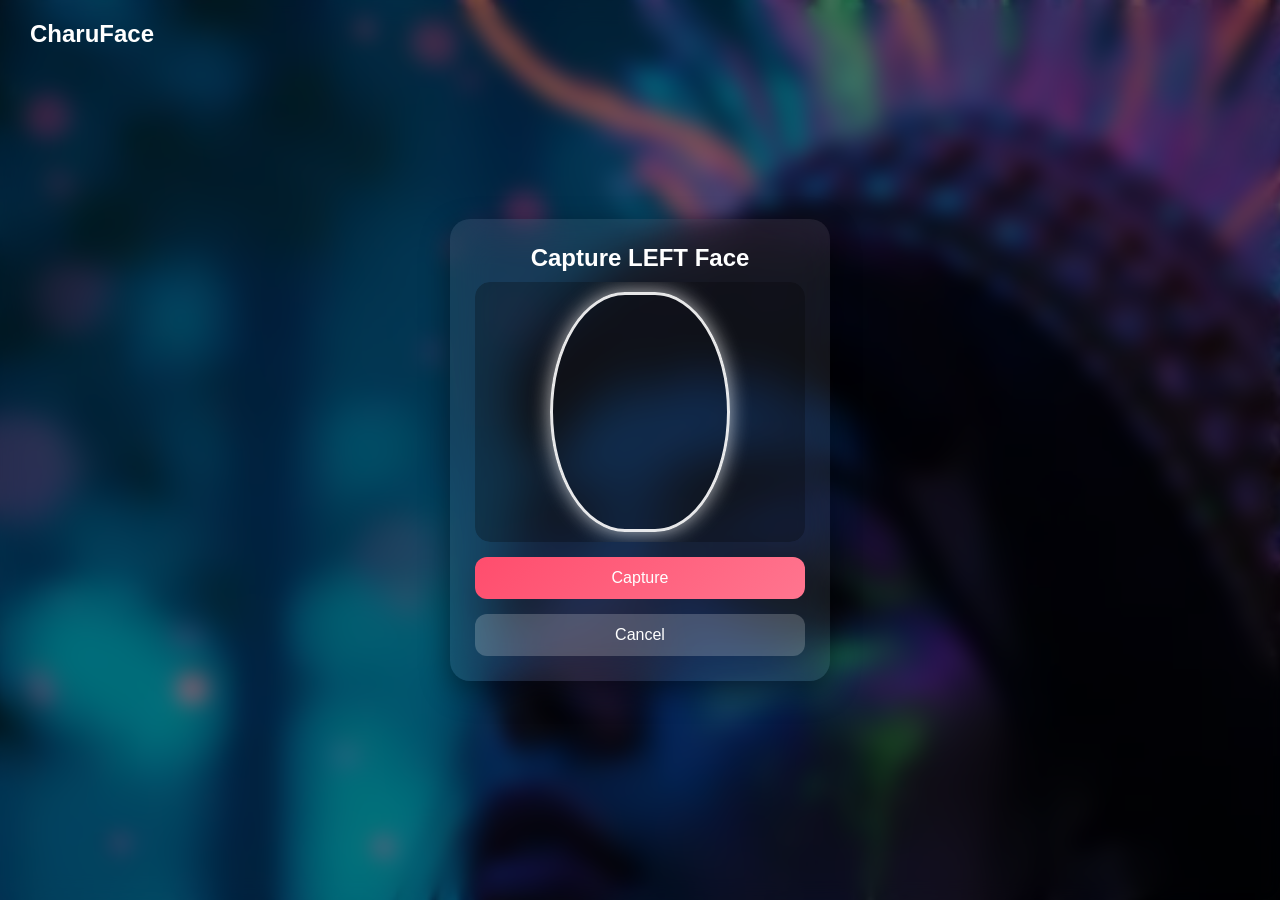
<file: templates/capture.html>
<!DOCTYPE html>
<html>
<head>
<title>Capture</title>
<link rel="stylesheet" href="/static/css/style.css">

<style>
* {
margin: 0;
padding: 0;
box-sizing: border-box;
font-family: 'Segoe UI', sans-serif;
}

/* BACKGROUND */
body {
height: 100vh;
background: url("/static/images/skin-bg.png") no-repeat center center fixed;
background-size: cover;
display: flex;
justify-content: center;
align-items: center;
position: relative;
}

/* GLASS OVERLAY */
body::before {
content: "";
position: absolute;
width: 100%;
height: 100%;
background: rgba(0,0,0,0.5);
backdrop-filter: blur(10px);
z-index: 0;
}

/* LOGO */
.logo {
position: absolute;
top: 20px;
left: 30px;
color: white;
font-size: 24px;
font-weight: 600;
z-index: 2;
}

/* CARD */
.camera-card {
background: rgba(255,255,255,0.08);
backdrop-filter: blur(20px);
padding: 25px;
border-radius: 20px;
width: 380px;
text-align: center;
box-shadow: 0 10px 30px rgba(0,0,0,0.4);
color: white;
z-index: 2;
}

/* TITLE */
h2 {
margin-bottom: 10px;
color: white;
}

/* VIDEO */
.video-wrapper {
position: relative;
width: 100%;
height: 260px;
overflow: hidden;
border-radius: 15px;
}

video {
width: 100%;
height: 100%;
object-fit: cover;
border-radius: 15px;
}

.overlay {
position: absolute;
top: 0;
left: 0;
width: 100%;
height: 100%;
background: rgba(0,0,0,0.25);
border-radius: 15px;
pointer-events: none;
}

.circle {
position: absolute;
top: 50%;
left: 50%;
transform: translate(-50%, -50%);
width: 180px;
height: 240px;
border-radius: 50% / 60%;
border: 3px solid rgba(255,255,255,0.9);
box-shadow: 0 0 20px rgba(255,255,255,0.7);
pointer-events: none;
}

/* BUTTON */
button {
margin-top: 15px;
width: 100%;
padding: 12px;
border: none;
border-radius: 12px;
background: linear-gradient(135deg, #ff4d6d, #ff758f);
color: white;
font-size: 16px;
cursor: pointer;
transition: 0.3s;
}

button:hover {
transform: scale(1.03);
}

.cancel-btn {
background: rgba(255,255,255,0.2);
}

/* 🔥 PREMIUM LOADING SCREEN */
#loadingScreen {
display: none;
position: fixed;
top: 0;
left: 0;
width: 100%;
height: 100%;
background: radial-gradient(circle at 30% 30%, #1a2a3a, #05080f 70%);
z-index: 999999;
align-items: center;
justify-content: center;
overflow: hidden;
}

/* GLOW EFFECT */
#loadingScreen::before {
content: "";
position: absolute;
width: 400px;
height: 400px;
background: radial-gradient(circle, rgba(255,77,109,0.25), transparent 70%);
top: 20%;
left: 30%;
filter: blur(80px);
animation: floatGlow 6s ease-in-out infinite;
}

#loadingScreen::after {
content: "";
position: absolute;
width: 300px;
height: 300px;
background: radial-gradient(circle, rgba(124,58,237,0.25), transparent 70%);
bottom: 15%;
right: 25%;
filter: blur(80px);
animation: floatGlow 8s ease-in-out infinite;
}

@keyframes floatGlow {
0% { transform: translateY(0px); }
50% { transform: translateY(-20px); }
100% { transform: translateY(0px); }
}

/* LOADING BOX */
.loading-box {
position: relative;
background: rgba(255,255,255,0.08);
backdrop-filter: blur(25px);
padding: 50px;
border-radius: 28px;
text-align: center;
color: white;
box-shadow:
    0 30px 100px rgba(0,0,0,0.8),
    inset 0 1px 1px rgba(255,255,255,0.1);
}

/* PREMIUM SPINNER */
.spinner {
width: 90px;
height: 90px;
border-radius: 50%;
border: 6px solid rgba(255,255,255,0.15);

/* ✅ ONLY RED (NO PURPLE) */
border-top: 6px solid #ff4d6d;

animation: spin 1s linear infinite;
margin: 0 auto 25px;
box-shadow: 0 0 25px rgba(255,77,109,0.5);
}

@keyframes spin {
0%{ transform: rotate(0deg); }
100%{ transform: rotate(360deg); }
}

/* TEXT */
.loading-box h2 {
font-size: 22px;
margin-bottom: 10px;
}

.loading-box p {
opacity: 0.7;
}

/* DOTS */
.dots span {
display: inline-block;
width: 8px;
height: 8px;
margin: 0 4px;
background: #ff758f;
border-radius: 50%;
animation: bounce 1.4s infinite;
}

.dots span:nth-child(2){ animation-delay:0.2s; }
.dots span:nth-child(3){ animation-delay:0.4s; }

@keyframes bounce {
0%,80%,100%{ transform: scale(0); }
40%{ transform: scale(1); }
}
</style>

</head>

<body>

<div class="logo">CharuFace</div>

<div class="camera-card">

<h2 id="stepTitle">Capture LEFT Face</h2>

<div class="video-wrapper">
<video id="video" autoplay playsinline></video>
<div class="overlay"></div>
<div class="circle"></div>
</div>

<button onclick="capture()">Capture</button>

<button class="cancel-btn" onclick="window.location.href='/details'">
Cancel
</button>

</div>

<!-- LOADING -->
<div id="loadingScreen">
    <div class="loading-box">
        <div class="spinner"></div>
        <h2>Analyzing your skin...</h2>
        <p>Generating AI skincare report</p>
        <div class="dots">
            <span></span><span></span><span></span>
        </div>
    </div>
</div>

<script src="/static/js/camera.js"></script>

<script>
function showLoading(){
    const loader = document.getElementById("loadingScreen");
    if(loader){
        loader.style.display = "flex";
    }
}

function sendToBackend(images){

    let user = JSON.parse(localStorage.getItem("user_profile")) || {};
    const userEmail = localStorage.getItem("user_email");

    if(userEmail){
        user.email = userEmail;
    }

    if (navigator.geolocation) {
        navigator.geolocation.getCurrentPosition(
            (position) => {
                user.location = {
                    lat: position.coords.latitude,
                    lon: position.coords.longitude
                };
                setTimeout(() => sendRequest(images, user), 200);
            },
            () => setTimeout(() => sendRequest(images, user), 200)
        );
    } else {
        setTimeout(() => sendRequest(images, user), 200);
    }
}

function sendRequest(images, user){
    fetch("http://127.0.0.1:8000/analyze", {
        method: "POST",
        headers: {"Content-Type": "application/json"},
        body: JSON.stringify({ images, user_profile: user })
    })
    .then(res => res.json())
    .then(data => {
        if(!data || data.error){
            alert("Backend error: " + JSON.stringify(data));
            return;
        }
        localStorage.setItem("result", JSON.stringify(data));
        localStorage.setItem("hasAnalysis", "true");
        window.location.href = "/result";
    })
    .catch(() => alert("Request failed"));
}
</script>

</body>
</html>
</file>
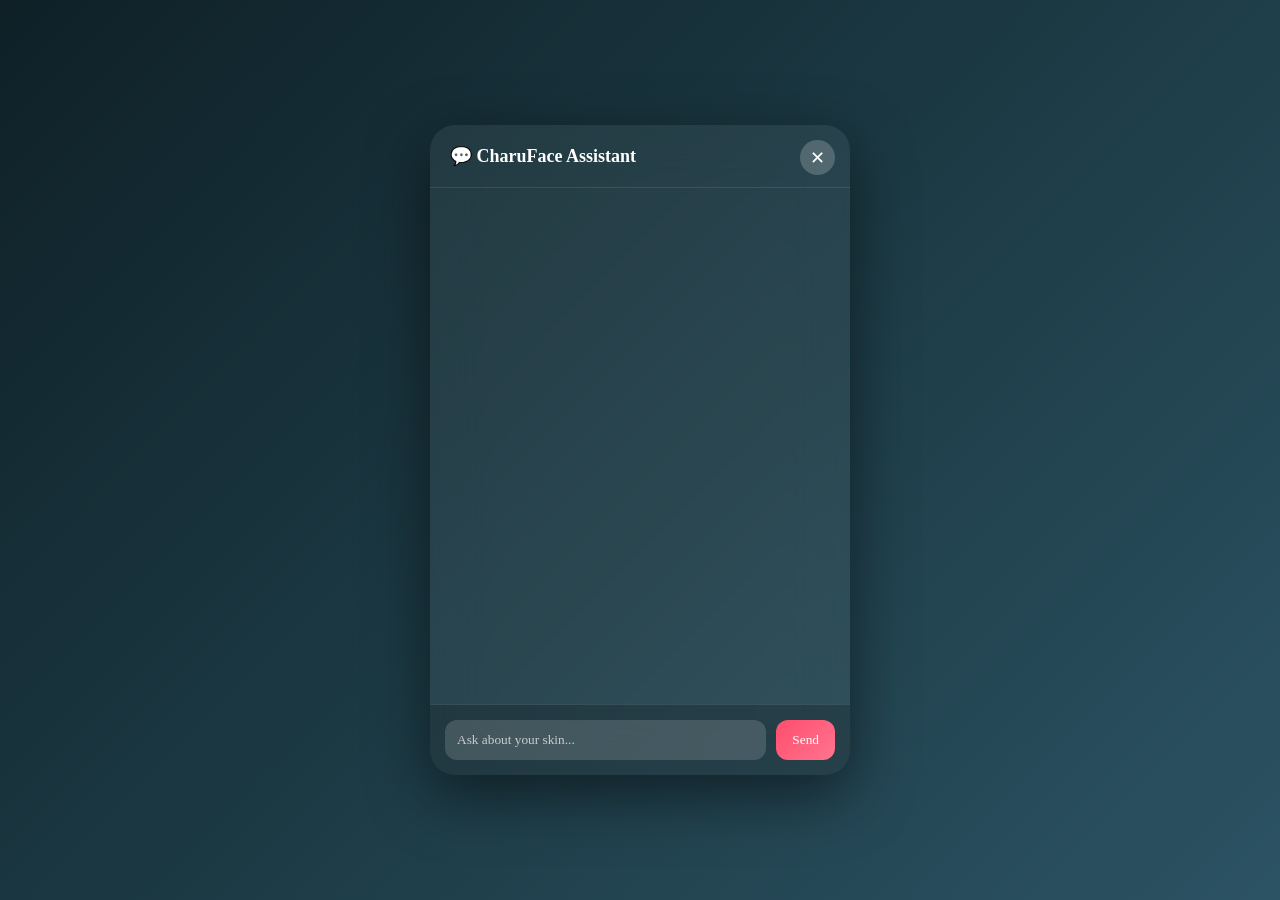
<file: templates/chat.html>
<!DOCTYPE html>
<html>
<head>
<title>CharuFace AI Chat</title>

<style>
*{
margin:0;
padding:0;
box-sizing:border-box;
font-family:'Segoe UI';
}

/* 🌈 BACKGROUND */
body{
height:100vh;
background: linear-gradient(135deg,#0f2027,#1c3a44,#2c5364);
display:flex;
justify-content:center;
align-items:center;
color:white;
}

/* 🔥 CHAT CONTAINER */
.chat-container{
width:420px;
height:650px;
background: rgba(255,255,255,0.06);
border-radius:25px;
backdrop-filter: blur(25px);
box-shadow: 0 20px 60px rgba(0,0,0,0.5);
display:flex;
flex-direction:column;
position:relative;
overflow:hidden;
}

/* ❌ CLOSE BUTTON */
.close-btn{
position:absolute;
top:15px;
right:15px;
width:35px;
height:35px;
border-radius:50%;
background:rgba(255,255,255,0.2);
display:flex;
align-items:center;
justify-content:center;
cursor:pointer;
font-size:18px;
transition:0.3s;
}

.close-btn:hover{
background:#ff4d6d;
}

/* HEADER */
.chat-header{
padding:20px;
font-size:18px;
font-weight:600;
border-bottom:1px solid rgba(255,255,255,0.1);
}

/* CHAT BOX */
.chat-box{
flex:1;
padding:15px;
overflow-y:auto;
display:flex;
flex-direction:column;
}

/* SCROLLBAR */
.chat-box::-webkit-scrollbar{
width:6px;
}
.chat-box::-webkit-scrollbar-thumb{
background:#ff4d6d;
border-radius:10px;
}

/* MESSAGES */
.msg{
max-width:75%;
padding:12px 14px;
margin:8px 0;
border-radius:15px;
font-size:14px;
line-height:1.4;
}

/* USER */
.user{
background: linear-gradient(135deg,#ff4d6d,#ff758f);
align-self:flex-end;
color:white;
border-bottom-right-radius:5px;
}

/* AI */
.ai{
background: rgba(255,255,255,0.12);
align-self:flex-start;
border-bottom-left-radius:5px;
}

/* INPUT AREA */
.input-area{
display:flex;
padding:15px;
border-top:1px solid rgba(255,255,255,0.1);
background:rgba(0,0,0,0.2);
}

/* INPUT */
input{
flex:1;
padding:12px;
border-radius:12px;
border:none;
outline:none;
background:rgba(255,255,255,0.15);
color:white;
}

/* PLACEHOLDER */
input::placeholder{
color:#ccc;
}

/* SEND BUTTON */
button{
margin-left:10px;
padding:12px 16px;
border-radius:12px;
background: linear-gradient(135deg,#ff4d6d,#ff758f);
color:white;
border:none;
cursor:pointer;
transition:0.3s;
}

button:hover{
transform:scale(1.05);
}
</style>

</head>

<body>

<div class="chat-container">

<!-- CLOSE -->
<div class="close-btn" onclick="window.location='/result'">✕</div>

<div class="chat-header">💬 CharuFace Assistant</div>

<div class="chat-box" id="chat"></div>

<div class="input-area">
<input id="msg" placeholder="Ask about your skin...">
<button onclick="send()">Send</button>
</div>

</div>

<script>

function addMessage(text, type){
const div = document.createElement("div");
div.className = "msg " + type;
div.innerText = text;

const chat = document.getElementById("chat");
chat.appendChild(div);

chat.scrollTop = chat.scrollHeight;

// SAVE LOCALLY
let history = JSON.parse(localStorage.getItem("chat_history") || "[]");
history.push({text, type});
localStorage.setItem("chat_history", JSON.stringify(history));
}

// LOAD CHAT
window.onload = function(){
const chat = document.getElementById("chat");
let history = JSON.parse(localStorage.getItem("chat_history") || "[]");

history.forEach(msg=>{
const div = document.createElement("div");
div.className = "msg " + msg.type;
div.innerText = msg.text;
chat.appendChild(div);
});

chat.scrollTop = chat.scrollHeight;
};

function send(){
const input = document.getElementById("msg");
const msg = input.value;

if(!msg.trim()) return;

addMessage(msg, "user");

// GET USER EMAIL
const email = localStorage.getItem("user_email");

fetch("/chat", {
method: "POST",
headers: {"Content-Type":"application/json"},
body: JSON.stringify({
    message: msg,
    email: email
})
})
.then(res => res.json())
.then(data => addMessage(data.reply,"ai"));

input.value = "";
}
</script>

</body>
</html>
</file>
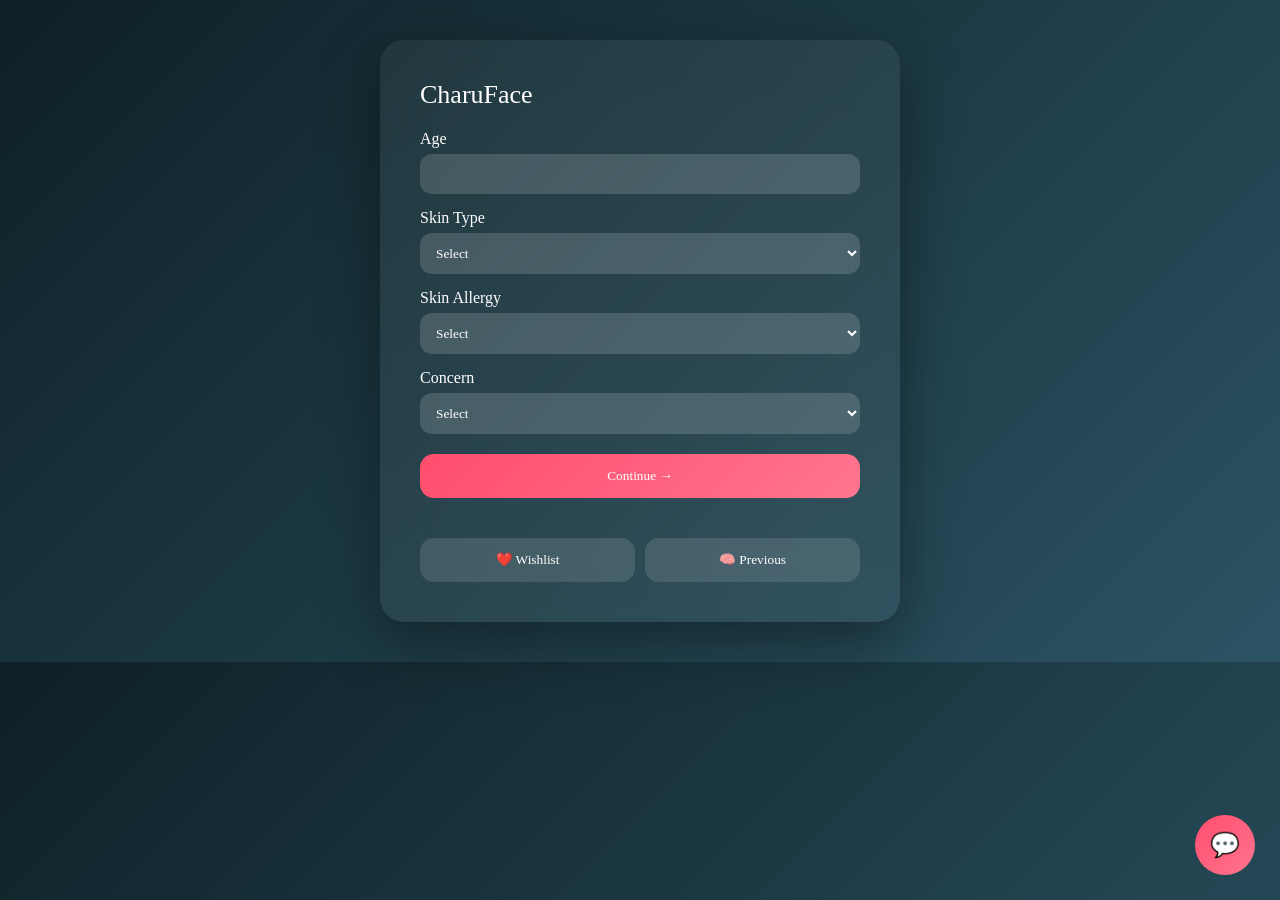
<file: templates/details.html>
<!DOCTYPE html>
<html>
<head>
<title>CharuFace - Details</title>

<style>
*{margin:0;padding:0;box-sizing:border-box;font-family:'Segoe UI';}

body{
background:linear-gradient(135deg,#0f2027,#1c3a44,#2c5364);
color:white;
padding:40px;
}

/* FORM */
.container{
max-width:520px;
margin:auto;
background:rgba(255,255,255,0.06);
padding:40px;
border-radius:24px;
backdrop-filter:blur(25px);
box-shadow:0 20px 60px rgba(0,0,0,0.4);
}

.logo{font-size:26px;margin-bottom:20px;}

label{margin-top:15px;display:block;}

input,select{
width:100%;
padding:12px;
border-radius:12px;
border:none;
margin-top:6px;
background:rgba(255,255,255,0.15);
color:white;
}

input[type="number"] {
background: rgba(255,255,255,0.15);
color: white;

appearance: auto;
-webkit-appearance: auto;
-moz-appearance: auto;

outline: none;
box-shadow: none;
}

select option{
background:#1e2f38;
color:#fff;
}

button{
margin-top:20px;
width:100%;
padding:14px;
border-radius:14px;
border:none;
background:linear-gradient(135deg,#ff4d6d,#ff758f);
color:white;
cursor:pointer;
}

.actions{
margin-top:20px;
display:flex;
gap:10px;
}
.actions button{
flex:1;
background:rgba(255,255,255,0.12);
}

.product-view{
display:none;
max-width:900px;
margin:30px auto;
}

.product-card{
background: rgba(255,255,255,0.05);
border-radius:18px;
padding:18px;
margin-bottom:15px;
border-left:4px solid #ff4d6d;
backdrop-filter: blur(15px);
transition:0.3s;
}

.product-card:hover{
transform:translateY(-3px);
}

.product-card h3{
margin-bottom:6px;
font-size:18px;
}

.product-card p{
font-size:14px;
color:#cbd5e1;
margin-bottom:12px;
}

/* BUTTON */
.product-card button{
padding:10px 14px;
border-radius:10px;
border:none;
background:linear-gradient(135deg,#ff4d6d,#ff758f);
color:white;
cursor:pointer;
margin-top:6px;
}

/* REMOVE BUTTON */
.remove-btn{
background:#ef4444 !important;
}

/* BACK */
.back-btn{
margin-bottom:15px;
background:#333;
}

/* CHAT */
.chat-float{
position:fixed;
bottom:25px;
right:25px;
width:60px;
height:60px;
background:linear-gradient(135deg,#ff4d6d,#ff758f);
border-radius:50%;
display:flex;
justify-content:center;
align-items:center;
font-size:24px;
cursor:pointer;
}
</style>
</head>

<body>

<div class="container" id="formSection">

<div class="logo">CharuFace</div>

<form id="userForm">

<label>Age</label>
<input name="age" type="number" min="15" max="50" required oninput="validateAge(this)">

<label>Skin Type</label>
<select name="skin_type" required>
<option value="">Select</option>
<option>Oily</option>
<option>Dry</option>
<option>Combination</option>
<option>Sensitive</option>
</select>

<label>Skin Allergy</label>
<select id="allergySelect" name="allergies" onchange="handleAllergy()" required>
<option value="">Select</option>
<option value="None">None</option>
<option value="Fragrance">Fragrance</option>
<option value="Alcohol">Alcohol</option>
<option value="Parabens">Parabens</option>
<option value="Sulfates">Sulfates</option>
<option value="Essential Oils">Essential Oils</option>
<option value="Silicones">Silicones</option>
<option value="Custom">Other</option>
</select>

<input id="customAllergy" style="display:none;">

<label>Concern</label>
<select name="concern" required>
<option value="">Select</option>
<option value="acne">Acne</option>
<option value="blackheads">Blackheads</option>
<option value="dryness">Dryness</option>
<option value="hyperpigmentation">Hyperpigmentation</option>
<option value="redness">Redness</option>
<option value="enlarged_pores">Enlarged Pores</option>
</select>

<button type="submit">Continue →</button>

</form>

<div class="actions">
<button onclick="showWishlist()">❤️ Wishlist</button>
<button onclick="showPrevious()">🧠 Previous</button>
</div>

</div>

<div class="product-view" id="productView">
<button class="back-btn" onclick="goBack()">← Back</button>
<div id="productsContainer"></div>
</div>

<div class="chat-float" onclick="window.location='/chat'">💬</div>

<script>

/* AGE */
function validateAge(input){
let value = parseInt(input.value);
if(value < 15){ input.value = 15; }
if(value > 50){ input.value = 50; }
}

/* FORM */
function handleAllergy(){
const select=document.getElementById("allergySelect");
const custom=document.getElementById("customAllergy");
custom.style.display = select.value==="Custom" ? "block" : "none";
}

document.getElementById("userForm").addEventListener("submit",function(e){
e.preventDefault();

let data=Object.fromEntries(new FormData(this).entries());

const age = parseInt(data.age);
if(age < 15 || age > 50){
alert("Age must be between 15 and 50");
return;
}

if(data.allergies==="Custom"){
data.allergies=document.getElementById("customAllergy").value;
}

localStorage.setItem("user_profile",JSON.stringify(data));
window.location.href="/capture";
});

/* NAV */
function goBack(){
formSection.style.display="block";
productView.style.display="none";
}

/* REMOVE */
function removeFromWishlist(name){
let list = JSON.parse(localStorage.getItem("wishlist") || "[]");

list = list.filter(item=>{
if(typeof item === "object"){
return item.name !== name;
}
return item !== name;
});

localStorage.setItem("wishlist", JSON.stringify(list));
showWishlist();
}

/* WISHLIST */
function showWishlist(){
let list = JSON.parse(localStorage.getItem("wishlist") || "[]");
const result = JSON.parse(localStorage.getItem("result"));

list = list.map(item=>{
if(typeof item === "object") return item;

if(result && result.recommendation){
let found = result.recommendation.products.find(p => p.name === item);
if(found) return found;
}

return {
name:item,
reason:"Saved item"
};
});

renderProducts(list, true);
}

/* PREVIOUS */
function showPrevious(){
const result=JSON.parse(localStorage.getItem("result"));
if(!result){alert("No previous data");return;}
renderProducts(result.recommendation.products, false);
}

/* RENDER (UPDATED UI) */
function renderProducts(products, isWishlist=false){

formSection.style.display="none";
productView.style.display="block";

const container=document.getElementById("productsContainer");
container.innerHTML="";

products.forEach(item=>{

const link = `https://www.amazon.in/s?k=${encodeURIComponent(item.name)}`;

container.innerHTML+=`
<div class="product-card">

<h3>${item.name}</h3>
<p>${item.reason || "Recommended product"}</p>

<button onclick="window.open('${link}','_blank')">
View on Amazon
</button>

${isWishlist ? `<button class="remove-btn" onclick="removeFromWishlist('${item.name}')">❌ Remove</button>` : ""}

</div>`;
});
}
</script>

</body>
</html>
</file>
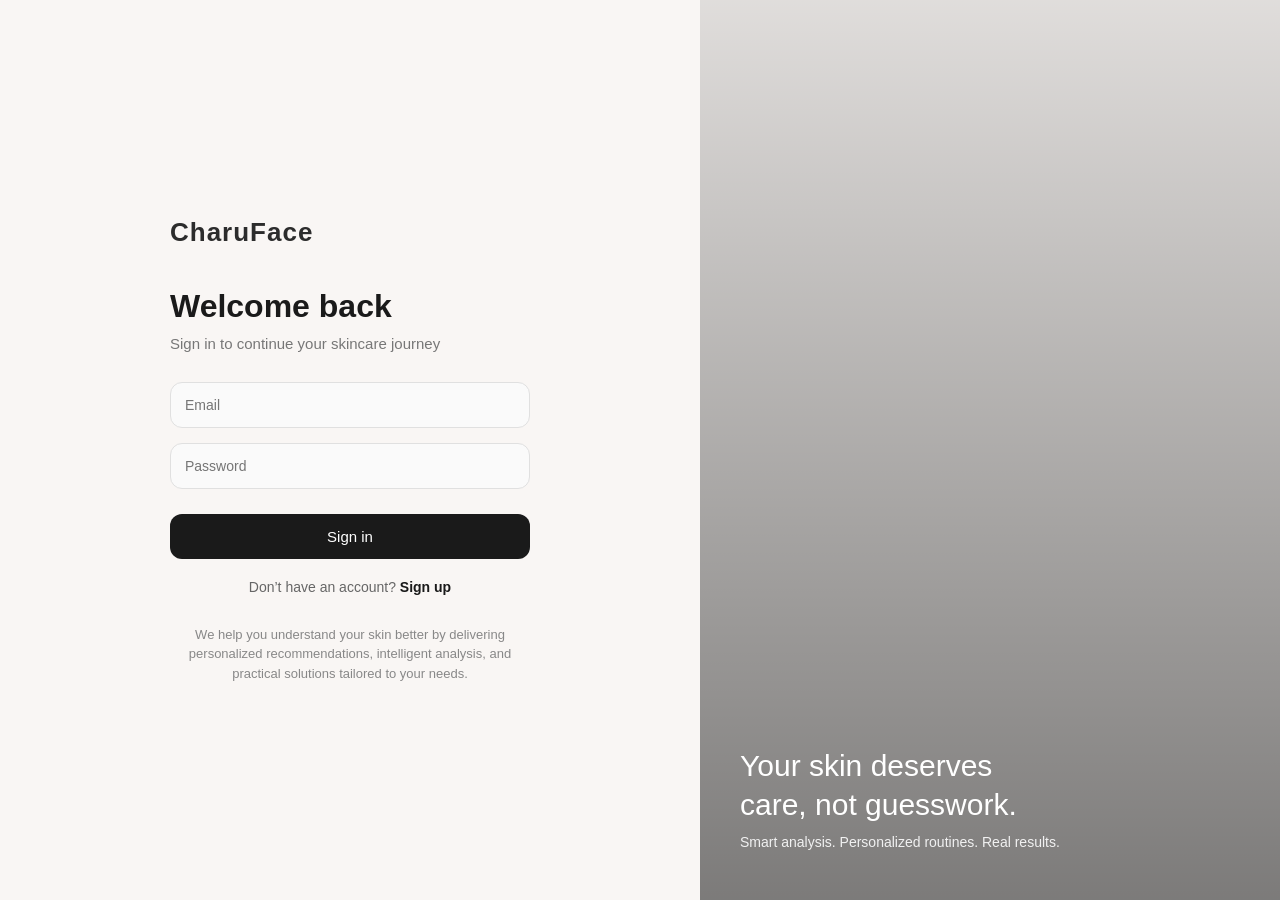
<file: templates/login.html>
<!DOCTYPE html>
<html>
<head>
<title>CharuFace AI</title>

<style>
* {
margin: 0;
padding: 0;
box-sizing: border-box;
font-family: 'Segoe UI', sans-serif;
}

body {
height: 100vh;
display: flex;
background: #f9f6f4;
}

.container {
display: flex;
width: 100%;
height: 100%;
}

/* LEFT SIDE */
.left {
flex: 1;
display: flex;
justify-content: center;
align-items: center;
padding: 60px;
}

.form-box {
width: 100%;
max-width: 360px;
}

.logo {
font-size: 26px;
font-weight: 600;
letter-spacing: 1px;
margin-bottom: 40px;
color: #2c2c2c;
}

h2 {
font-size: 32px;
margin-bottom: 10px;
color: #1a1a1a;
}

.subtitle {
color: #777;
margin-bottom: 30px;
font-size: 15px;
}

input {
width: 100%;
padding: 14px;
margin-bottom: 15px;
border-radius: 12px;
border: 1px solid #e0e0e0;
font-size: 14px;
background: #fafafa;
}

input:focus {
outline: none;
border-color: #d4a5a5;
background: white;
}

button {
width: 100%;
padding: 14px;
border-radius: 12px;
border: none;
background: #1a1a1a;
color: white;
font-size: 15px;
cursor: pointer;
margin-top: 10px;
transition: 0.3s;
}

button:hover {
background: #333;
}

.signup {
text-align: center;
margin-top: 20px;
font-size: 14px;
color: #666;
}

.signup a {
color: #1a1a1a;
font-weight: 600;
text-decoration: none;
}

/* ABOUT TEXT */
.about {
margin-top: 30px;
font-size: 13px;
color: #888;
text-align: center;
line-height: 1.5;
}

/* RIGHT SIDE */
.right {
flex: 1;
background: url("https://images.unsplash.com/photo-1616394584738-fc6e612e71b9") no-repeat center;
background-size: cover;
position: relative;
}

/* overlay */
.right::after {
content: "";
position: absolute;
top: 0;
left: 0;
width: 100%;
height: 100%;
background: linear-gradient(
    to top,
    rgba(0,0,0,0.5),
    rgba(0,0,0,0.1)
);
}

/* TEXT ON IMAGE */
.overlay-text {
position: absolute;
bottom: 50px;
left: 40px;
color: white;
z-index: 2;
max-width: 320px;
}

.overlay-text h3 {
font-size: 30px;
font-weight: 500;
line-height: 1.3;
margin-bottom: 10px;
}

.overlay-text p {
font-size: 14px;
color: #f1f1f1;
}

/* RESPONSIVE */
@media (max-width: 900px) {
.right {
display: none;
}
.left {
flex: 1;
}
}
</style>

</head>

<body>

<div class="container">

<!-- LEFT -->
<div class="left">
<div class="form-box">

<div class="logo">CharuFace</div>

<h2>Welcome back</h2>
<p class="subtitle">Sign in to continue your skincare journey</p>

<input id="email" placeholder="Email">
<input id="pass" type="password" placeholder="Password">

<button onclick="login()">Sign in</button>

<div class="signup">
Don’t have an account? <a href="/signup">Sign up</a>
</div>

<div class="about">
We help you understand your skin better by delivering personalized recommendations, intelligent analysis, and practical solutions tailored to your needs.
</div>

</div>
</div>

<!-- RIGHT -->
<div class="right">
<div class="overlay-text">
<h3>Your skin deserves care, not guesswork.</h3>
<p>Smart analysis. Personalized routines. Real results.</p>
</div>
</div>

</div>

<script>
function login(){

const email = document.getElementById("email").value;

fetch("/login",{
method:"POST",
headers:{"Content-Type":"application/json"},
body: JSON.stringify({
email: email,
password: document.getElementById("pass").value
})
})
.then(res=>res.json())
.then(data=>{
if(data.success){

// 🔥 CRITICAL FIX (DO NOT REMOVE)
localStorage.setItem("user_email", email);

window.location="/details";
}else{
alert(data.message);
}
})
}
</script>

</body>
</html>
</file>
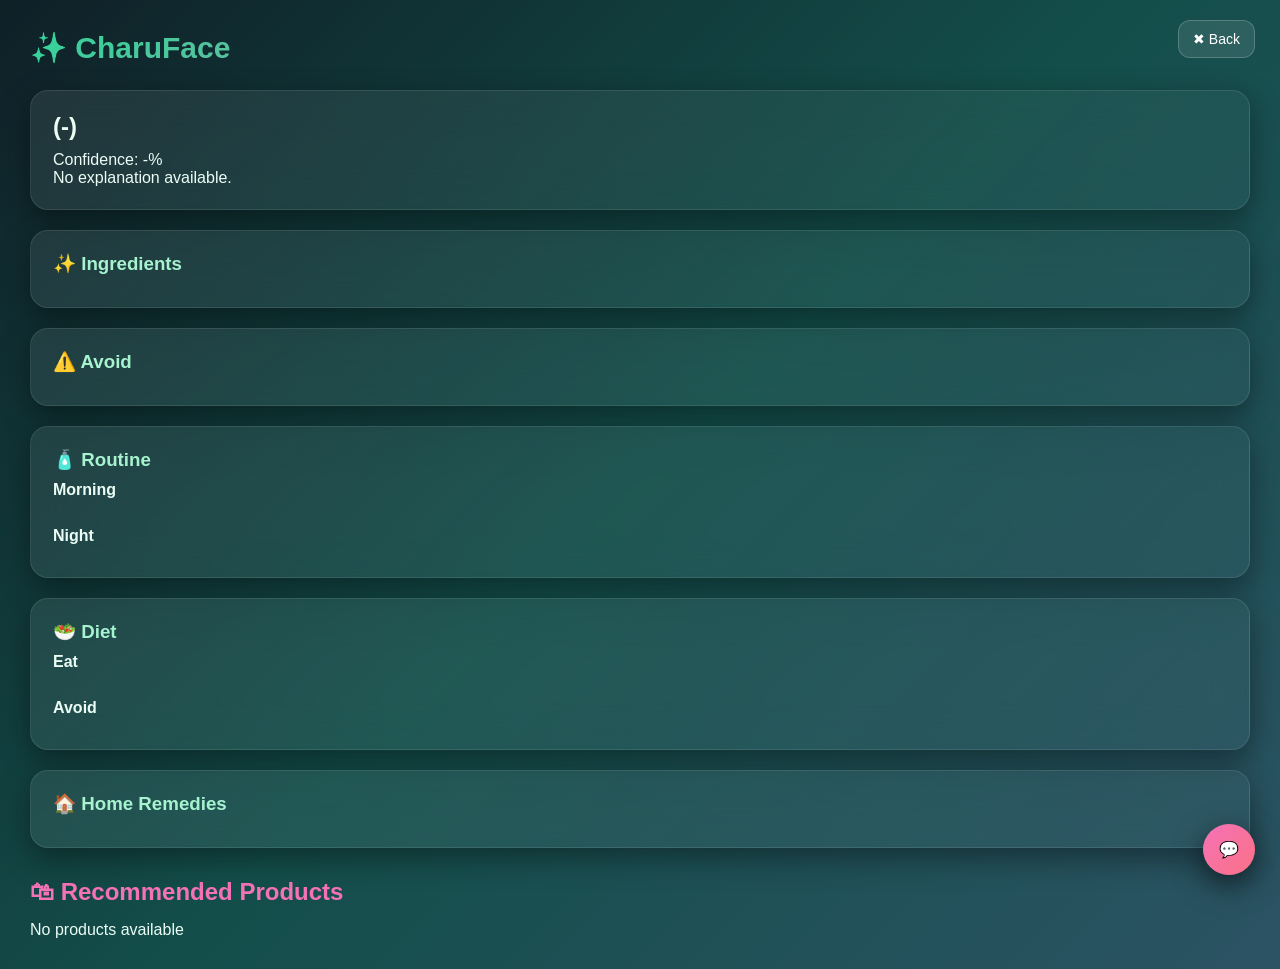
<file: templates/result.html>
<!DOCTYPE html>
<html>
<head>
<title>CharuFace Results</title>

<style>
* {
margin: 0;
padding: 0;
box-sizing: border-box;
font-family: 'Segoe UI', sans-serif;
}

/* 🌈 BACKGROUND */
body {
background: linear-gradient(135deg,#0f2027,#134e4a,#2c5364);
color: #ecfdf5;
padding: 30px;
}

/* 🔙 BACK BUTTON (NEW) */
.back-btn {
position: fixed;
top: 20px;
right: 25px;
background: rgba(255,255,255,0.1);
color: white;
border: 1px solid rgba(255,255,255,0.2);
padding: 10px 14px;
border-radius: 12px;
cursor: pointer;
font-size: 14px;
backdrop-filter: blur(10px);
transition: 0.3s;
z-index: 1000;
}

.back-btn:hover {
background: #f472b6;
}

/* LOGO */
.logo {
font-size: 30px;
font-weight: 700;
margin-bottom: 25px;
background: linear-gradient(135deg,#34d399,#f472b6);
-webkit-background-clip: text;
-webkit-text-fill-color: transparent;
}

/* SECTION */
.section {
background: linear-gradient(135deg, rgba(255,255,255,0.08), rgba(255,255,255,0.03));
padding: 22px;
border-radius: 18px;
margin-bottom: 20px;
backdrop-filter: blur(20px);
border: 1px solid rgba(255,255,255,0.1);
box-shadow: 0 10px 30px rgba(0,0,0,0.4);
transition: 0.3s;
}

.section:hover {
transform: translateY(-3px);
}

/* HEADINGS */
.section h2 { margin-bottom: 10px; }
.section h3 { margin-bottom: 10px; color: #a7f3d0; }

/* LIST */
ul {
margin-top: 10px;
padding-left: 18px;
}

li { margin-bottom: 6px; }

/* PRODUCTS TITLE */
.products-title {
margin: 30px 0 15px;
font-size: 24px;
font-weight: 600;
color: #f472b6;
}

/* PRODUCT CARD */
.product-card {
background: linear-gradient(135deg, rgba(255,255,255,0.06), rgba(255,255,255,0.02));
border-radius: 18px;
padding: 18px;
margin-bottom: 15px;
border-left: 4px solid #f472b6;
box-shadow: 0 10px 30px rgba(0,0,0,0.4);
transition: 0.3s;
}

.product-card:hover {
transform: translateY(-4px) scale(1.01);
}

/* TEXT */
.product-card h3 {
margin-bottom: 6px;
font-size: 18px;
color: #ecfdf5;
}

.product-card p {
font-size: 14px;
color: #cbd5e1;
margin-bottom: 12px;
}

/* BUTTON GROUP */
.btn-group {
display: flex;
gap: 10px;
}

/* BUTTONS */
.product-card button {
flex: 1;
padding: 10px;
border-radius: 10px;
border: none;
cursor: pointer;
font-size: 14px;
transition: 0.3s;
}

/* AMAZON BUTTON */
.amazon-btn {
background: linear-gradient(135deg,#34d399,#10b981);
color: white;
}

.amazon-btn:hover {
opacity: 0.9;
}

/* WISHLIST BUTTON */
.wishlist-btn {
background: rgba(255,255,255,0.1);
color: #f472b6;
border: 1px solid rgba(255,255,255,0.2);
}

.wishlist-btn:hover {
background: #f472b6;
color: white;
}

/* CHAT FLOAT */
.chat-float {
position: fixed;
bottom: 25px;
right: 25px;
background: linear-gradient(135deg,#f472b6,#fb7185);
color: white;
padding: 16px;
border-radius: 50%;
cursor: pointer;
box-shadow: 0 10px 30px rgba(0,0,0,0.6);
transition: 0.3s;
}

.chat-float:hover {
transform: scale(1.1);
}
</style>

</head>

<body>

<!-- 🔙 BACK BUTTON (NEW) -->
<div class="back-btn" onclick="window.location='/details'">✖ Back</div>

<div class="logo">✨ CharuFace</div>
<div id="content"></div>

<div class="chat-float" onclick="window.location='/chat'">💬</div>

<script>

const data = JSON.parse(localStorage.getItem("result")) || {};
const rec = data.recommendation || {};
const container = document.getElementById("content");

/* TOP */
container.innerHTML += `
<div class="section">
<h2>${(data.issue || "").toUpperCase()} (${data.severity || "-"})</h2>
<p>Confidence: ${data.confidence || "-"}%</p>
<p>${rec.explanation || "No explanation available."}</p>
</div>
`;

/* INGREDIENTS */
container.innerHTML += `
<div class="section">
<h3>✨ Ingredients</h3>
<ul>${(rec.ingredients || []).map(i => `<li>${i}</li>`).join("")}</ul>
</div>
`;

/* AVOID */
container.innerHTML += `
<div class="section">
<h3>⚠️ Avoid</h3>
<ul>${(rec.avoid || []).map(i => `<li>${i}</li>`).join("")}</ul>
</div>
`;

/* ROUTINE */
container.innerHTML += `
<div class="section">
<h3>🧴 Routine</h3>
<b>Morning</b>
<ul>${(rec.routine?.morning || []).map(i => `<li>${i}</li>`).join("")}</ul>
<br>
<b>Night</b>
<ul>${(rec.routine?.night || []).map(i => `<li>${i}</li>`).join("")}</ul>
</div>
`;

/* DIET */
container.innerHTML += `
<div class="section">
<h3>🥗 Diet</h3>
<b>Eat</b>
<ul>${(rec.diet?.foods_to_eat || []).map(i => `<li>${i}</li>`).join("")}</ul>
<br>
<b>Avoid</b>
<ul>${(rec.diet?.foods_to_avoid || []).map(i => `<li>${i}</li>`).join("")}</ul>
</div>
`;

/* HOME REMEDIES */
container.innerHTML += `
<div class="section">
<h3>🏠 Home Remedies</h3>
<ul>${(rec.home_remedies || []).map(i => `<li>${i}</li>`).join("")}</ul>
</div>
`;

/* PRODUCTS */
container.innerHTML += `<h2 class="products-title">🛍 Recommended Products</h2>`;

if (rec.products?.length > 0) {

rec.products.forEach(p => {

const searchLink = `https://www.amazon.in/s?k=${encodeURIComponent(p.name + " skincare India")}`;

container.innerHTML += `
<div class="product-card">

<h3>${p.name}</h3>
<p>${p.reason || ""}</p>

<div class="btn-group">

<button class="amazon-btn"
onclick="window.open('${searchLink}', '_blank')">
View on Amazon
</button>

<button class="wishlist-btn"
onclick='saveWishlist(${JSON.stringify(p)})'>
❤️ Save
</button>

</div>

</div>
`;
});

} else {
container.innerHTML += `<p>No products available</p>`;
}

/* WISHLIST SAVE */
function saveWishlist(product){
let list = JSON.parse(localStorage.getItem("wishlist") || "[]");

if(!list.find(p => p.name === product.name)){
list.push(product);
localStorage.setItem("wishlist", JSON.stringify(list));
alert("Added to wishlist ❤️");
}
}

</script>

</body>
</html>
</file>
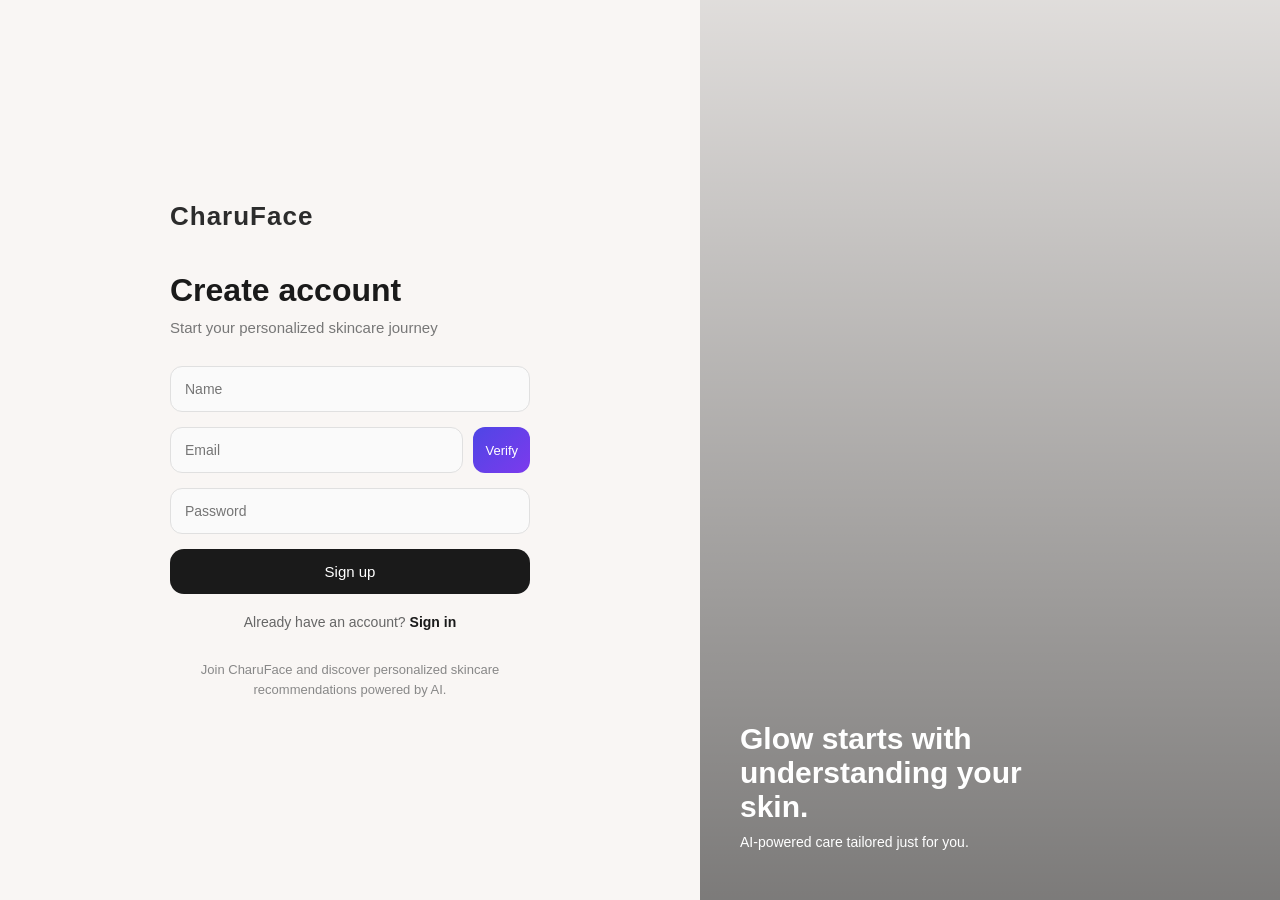
<file: templates/signup.html>
<!DOCTYPE html>
<html>
<head>
<title>CharuFace AI - Signup</title>

<style>
* {
margin: 0;
padding: 0;
box-sizing: border-box;
font-family: 'Segoe UI', sans-serif;
}

body {
height: 100vh;
display: flex;
background: #f9f6f4;
}

.container {
display: flex;
width: 100%;
height: 100%;
}

/* LEFT SIDE */
.left {
flex: 1;
display: flex;
justify-content: center;
align-items: center;
padding: 60px;
}

.form-box {
width: 100%;
max-width: 360px;
}

.logo {
font-size: 26px;
font-weight: 600;
letter-spacing: 1px;
margin-bottom: 40px;
color: #2c2c2c;
}

h2 {
font-size: 32px;
margin-bottom: 10px;
color: #1a1a1a;
}

.subtitle {
color: #777;
margin-bottom: 30px;
font-size: 15px;
}

input {
width: 100%;
padding: 14px;
margin-bottom: 15px;
border-radius: 12px;
border: 1px solid #e0e0e0;
font-size: 14px;
background: #fafafa;
}

input:focus {
outline: none;
border-color: #d4a5a5;
background: white;
}

/* EMAIL GROUP */
.input-group {
display: flex;
gap: 10px;
margin-bottom: 15px;
}

.input-group input {
flex: 1;
margin-bottom: 0;
}

.verify-btn {
width: auto;
border-radius: 12px;
background: linear-gradient(135deg,#4f46e5,#7c3aed);
color: white;
font-size: 13px;
cursor: pointer;
border: none;
padding: 0 12px;
}

.verify-btn:hover {
opacity: 0.9;
}

/* BUTTON */
button {
width: 100%;
padding: 14px;
border-radius: 14px;
border: none;
background: #1a1a1a;
color: white;
font-size: 15px;
cursor: pointer;
transition: 0.3s;
}

button:hover {
background: #333;
}

.login {
text-align: center;
margin-top: 20px;
font-size: 14px;
color: #666;
}

.login a {
color: #1a1a1a;
font-weight: 600;
text-decoration: none;
}

/* ABOUT */
.about {
margin-top: 30px;
font-size: 13px;
color: #888;
text-align: center;
line-height: 1.5;
}

/* RIGHT */
.right {
flex: 1;
background: url("https://images.unsplash.com/photo-1607746882042-944635dfe10e") no-repeat center;
background-size: cover;
position: relative;
}

.right::after {
content: "";
position: absolute;
top: 0;
left: 0;
width: 100%;
height: 100%;
background: linear-gradient(
    to top,
    rgba(0,0,0,0.5),
    rgba(0,0,0,0.1)
);
}

.overlay-text {
position: absolute;
bottom: 50px;
left: 40px;
color: white;
z-index: 2;
max-width: 320px;
}

.overlay-text h3 {
font-size: 30px;
margin-bottom: 10px;
}

.overlay-text p {
font-size: 14px;
}

/* RESPONSIVE */
@media (max-width: 900px) {
.right { display: none; }
.left { flex: 1; }
}
</style>

</head>

<body>

<div class="container">

<div class="left">
<div class="form-box">

<div class="logo">CharuFace</div>

<h2>Create account</h2>
<p class="subtitle">Start your personalized skincare journey</p>

<input id="name" placeholder="Name">

<div class="input-group">
<input id="email" placeholder="Email">
<button class="verify-btn" onclick="verifyEmail()">Verify</button>
</div>

<input id="pass" type="password" placeholder="Password">

<button onclick="signup()">Sign up</button>

<div class="login">
Already have an account? <a href="/">Sign in</a>
</div>

<div class="about">
Join CharuFace and discover personalized skincare recommendations powered by AI.
</div>

</div>
</div>

<div class="right">
<div class="overlay-text">
<h3>Glow starts with understanding your skin.</h3>
<p>AI-powered care tailored just for you.</p>
</div>
</div>

</div>

<script>

let isVerified = false;
let currentOTP = null;

/* 🔥 VERIFY EMAIL WITH OTP */
function verifyEmail(){

const email = document.getElementById("email").value;

if(!email || !email.includes("@")){
alert("Enter valid email");
return;
}

// Step 1: send OTP
fetch("/send-otp",{
method:"POST",
headers:{"Content-Type":"application/json"},
body:JSON.stringify({email})
})
.then(res=>res.json())
.then(data=>{

if(!data.success){
alert("Failed to send OTP");
return;
}

// Step 2: ask OTP
const otp = prompt("Enter OTP sent to your email");

// Step 3: verify OTP
fetch("/verify-otp",{
method:"POST",
headers:{"Content-Type":"application/json"},
body:JSON.stringify({email, otp})
})
.then(res=>res.json())
.then(result=>{
if(result.success){
alert("Email verified ✅");
isVerified = true;
}else{
alert(result.message);
}
});

});
}

/* 🔥 SIGNUP */
function signup(){

if(!isVerified){
alert("Please verify your email first");
return;
}

fetch("/signup",{
method:"POST",
headers:{"Content-Type":"application/json"},
body:JSON.stringify({
name:document.getElementById("name").value,
email:document.getElementById("email").value,
password:document.getElementById("pass").value
})
})
.then(res=>res.json())
.then(data=>{
alert(data.message);  // will show "User already exists"
if(data.success){
window.location="/";
}
})
}
</script>

</body>
</html>
</file>
<file: static/css/style.css>
body{
margin:0;
font-family:Poppins;
background:linear-gradient(135deg,#fce4ec,#e3f2fd);
}

.center{
display:flex;
justify-content:center;
align-items:center;
height:100vh;
}

.camera-card{
background:white;
padding:30px;
border-radius:25px;
width:360px;
text-align:center;
box-shadow:0 20px 40px rgba(0,0,0,.2);
}

video{
width:100%;
border-radius:15px;
}

.face-guide{
position:absolute;
width:220px;
height:280px;
border:3px dashed #ec407a;
border-radius:50%;
top:50%;
left:50%;
transform:translate(-50%,-50%);
pointer-events:none;
}

button{
margin-top:15px;
width:100%;
padding:12px;
border:none;
border-radius:12px;
background:#ec407a;
color:white;
font-size:16px;
cursor:pointer;
}

h2{
color:#ec407a;
}
</file>
